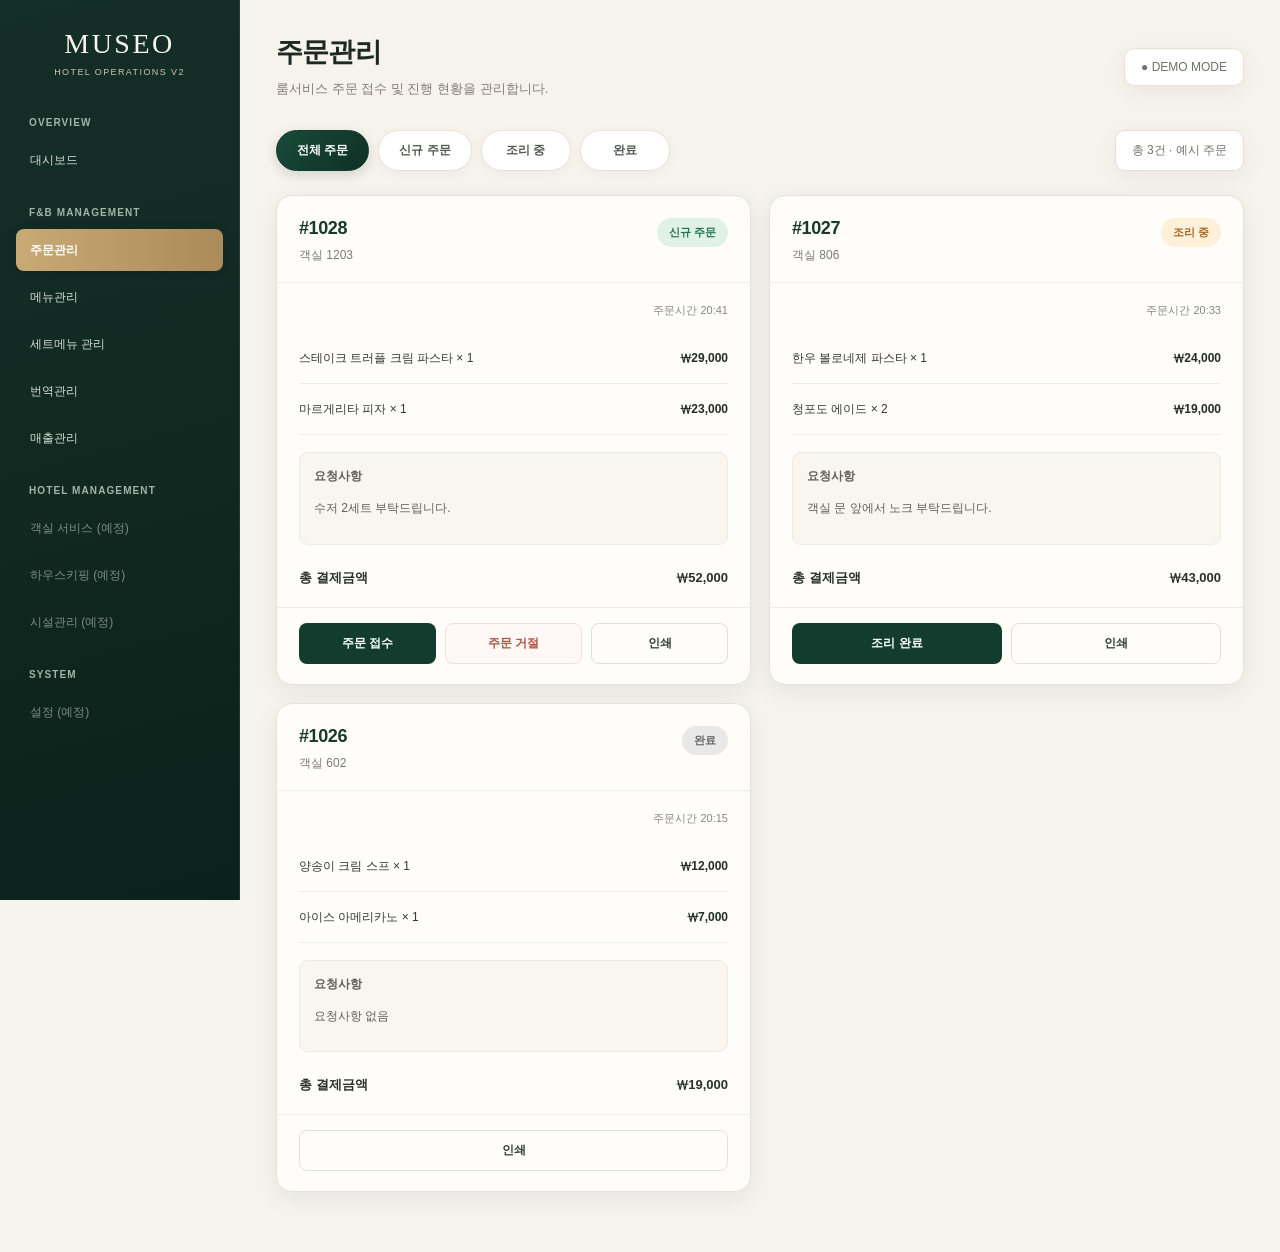
<file: pages/orders.html>
<!DOCTYPE html>
<html lang="ko">
<head>
  <meta charset="UTF-8">
  <meta name="viewport"
        content="width=device-width, initial-scale=1.0">

  <title>MUSEO V2 | 주문관리</title>

  <!-- 공통 디자인 -->
  <link rel="stylesheet" href="../css/common.css">

  <!-- 주문관리 전용 디자인 -->
  <link rel="stylesheet" href="../css/pages/orders.css">
</head>

<body>

  <!-- 공통 사이드바 -->
  <aside class="sidebar"></aside>

  <!-- 메인 콘텐츠 -->
  <main class="main">

    <!-- 상단 헤더 -->
    <header class="topbar">
      <div>
        <h1>주문관리</h1>
        <div class="subtitle">
          룸서비스 주문 접수 및 진행 현황을
          관리합니다.
        </div>
      </div>

      <span class="status">
        ● DEMO MODE
      </span>
    </header>

    <!-- 주문 상태 필터 -->
    <section class="order-toolbar">

      <div class="order-tabs">

        <button
          class="order-tab active"
          type="button"
          data-filter="all">
          전체 주문
        </button>

        <button
          class="order-tab"
          type="button"
          data-filter="new">
          신규 주문
        </button>

        <button
          class="order-tab"
          type="button"
          data-filter="cooking">
          조리 중
        </button>

        <button
          class="order-tab"
          type="button"
          data-filter="done">
          완료
        </button>

      </div>

      <span class="status">
        총 3건 · 예시 주문
      </span>

    </section>

    <!-- 주문 카드 영역 -->
    <section class="order-grid" id="orderGrid">

      <!-- 신규 주문 -->
      <article class="order-card" data-status="new">

        <div class="order-card-header">
          <div>
            <div class="order-number">
              #1028
            </div>

            <div class="order-room">
              객실 1203
            </div>
          </div>

          <span class="badge new">
            신규 주문
          </span>
        </div>

        <div class="order-card-body">

          <div class="order-time">
            주문시간 20:41
          </div>

          <div class="order-menu-item">
            <span>스테이크 트러플 크림 파스타 × 1</span>
            <strong>₩29,000</strong>
          </div>

          <div class="order-menu-item">
            <span>마르게리타 피자 × 1</span>
            <strong>₩23,000</strong>
          </div>

          <div class="order-request">
            <strong>요청사항</strong>
            <p>수저 2세트 부탁드립니다.</p>
          </div>

          <div class="order-total">
            <span>총 결제금액</span>
            <strong>₩52,000</strong>
          </div>

        </div>

        <div class="order-card-footer">

          <button
            type="button"
            class="action-btn btn-primary"
            data-action="accept">
            주문 접수
          </button>

          <button
            type="button"
            class="action-btn btn-danger"
            data-action="reject">
            주문 거절
          </button>

          <button
            type="button"
            class="action-btn btn-secondary"
            data-action="print">
            인쇄
          </button>

        </div>

      </article>

      <!-- 조리 중 주문 -->
      <article class="order-card" data-status="cooking">

        <div class="order-card-header">
          <div>
            <div class="order-number">
              #1027
            </div>

            <div class="order-room">
              객실 806
            </div>
          </div>

          <span class="badge cooking">
            조리 중
          </span>
        </div>

        <div class="order-card-body">

          <div class="order-time">
            주문시간 20:33
          </div>

          <div class="order-menu-item">
            <span>한우 볼로네제 파스타 × 1</span>
            <strong>₩24,000</strong>
          </div>

          <div class="order-menu-item">
            <span>청포도 에이드 × 2</span>
            <strong>₩19,000</strong>
          </div>

          <div class="order-request">
            <strong>요청사항</strong>
            <p>객실 문 앞에서 노크 부탁드립니다.</p>
          </div>

          <div class="order-total">
            <span>총 결제금액</span>
            <strong>₩43,000</strong>
          </div>

        </div>

        <div class="order-card-footer">

          <button
            type="button"
            class="action-btn btn-primary"
            data-action="complete">
            조리 완료
          </button>

          <button
            type="button"
            class="action-btn btn-secondary"
            data-action="print">
            인쇄
          </button>

        </div>

      </article>

      <!-- 완료 주문 -->
      <article class="order-card" data-status="done">

        <div class="order-card-header">
          <div>
            <div class="order-number">
              #1026
            </div>

            <div class="order-room">
              객실 602
            </div>
          </div>

          <span class="badge done">
            완료
          </span>
        </div>

        <div class="order-card-body">

          <div class="order-time">
            주문시간 20:15
          </div>

          <div class="order-menu-item">
            <span>양송이 크림 스프 × 1</span>
            <strong>₩12,000</strong>
          </div>

          <div class="order-menu-item">
            <span>아이스 아메리카노 × 1</span>
            <strong>₩7,000</strong>
          </div>

          <div class="order-request">
            <strong>요청사항</strong>
            <p>요청사항 없음</p>
          </div>

          <div class="order-total">
            <span>총 결제금액</span>
            <strong>₩19,000</strong>
          </div>

        </div>

        <div class="order-card-footer">

          <button
            type="button"
            class="action-btn btn-secondary"
            data-action="print">
            인쇄
          </button>

        </div>

      </article>

    </section>

  </main>

  <!-- 공통 사이드바 -->
  <script
    src="../js/shared/sidebar.js"
    defer>
  </script>

  <!-- 주문관리 기능 -->
  <script
    src="../js/modules/orders/orders.js"
    defer>
  </script>

</body>
</html>
</file>
<file: css/common.css>
/* ========================================
   MUSEO V2
   PREMIUM HOTEL ADMIN DESIGN SYSTEM
   ======================================== */

:root {
  --navy: #102d26;
  --navy-hover: #245344;
  --background: #f6f2ec;
  --white: #ffffff;
  --border: #e8e0d5;
  --text: #242a27;
  --muted: #827e77;

  --blue: #285e94;
  --green: #26724e;
  --orange: #bc7a35;

  --gold: #d0af75;
  --gold-dark: #b7955d;
  --cream: #f6f2ec;

  --shadow: 0 6px 24px rgba(38, 33, 25, 0.055);
  --radius: 15px;
}

* {
  box-sizing: border-box;
}

html {
  scroll-behavior: smooth;
}

body {
  margin: 0;
  min-height: 100vh;
  font-family:
    "Pretendard",
    "Noto Sans KR",
    "Malgun Gothic",
    Arial,
    sans-serif;
  background: var(--background);
  color: var(--text);
  -webkit-font-smoothing: antialiased;
}

button,
input,
select,
textarea {
  font: inherit;
}

button {
  cursor: pointer;
}

/* ========================================
   SIDEBAR
   ======================================== */

.sidebar {
  position: fixed;
  inset: 0 auto 0 0;
  width: 240px;
  height: 100vh;
  overflow-y: auto;
  background: linear-gradient(
    165deg,
    #142f28 0%,
    #102820 55%,
    #0b211b 100%
  );
  padding: 28px 16px;
  color: #fff;
  border-right: 1px solid rgba(255, 255, 255, 0.08);
  z-index: 20;
  scrollbar-width: thin;
}

.brand {
  margin: 0 10px 40px;
  color: #f8f4ed;
  font-family: Georgia, "Times New Roman", serif;
  font-size: 28px;
  font-weight: 500;
  letter-spacing: 2.5px;
  text-align: center;
}

.brand small {
  display: block;
  margin-top: 7px;
  color: #d1c4ad;
  font-family: Arial, sans-serif;
  font-size: 9px;
  font-weight: 400;
  letter-spacing: 1.4px;
}

.nav-title {
  margin: 26px 13px 11px;
  color: #a3b4a9;
  font-size: 10px;
  font-weight: 600;
  letter-spacing: 1.1px;
}

.nav-item {
  display: flex;
  align-items: center;
  min-height: 42px;
  margin-bottom: 5px;
  padding: 12px 14px;
  color: #d6ded7;
  text-decoration: none;
  font-size: 12px;
  font-weight: 500;
  border-radius: 8px;
  transition:
    background 0.18s ease,
    color 0.18s ease;
}

.nav-item:hover {
  background: rgba(255, 255, 255, 0.09);
  color: #fff;
}

.nav-item.active {
  background: linear-gradient(
    90deg,
    #c8aa75,
    #aa8b59
  );
  color: #fff;
  font-weight: 700;
  box-shadow: 0 3px 12px rgba(0, 0, 0, 0.12);
}

/* ========================================
   MAIN CONTENT
   ======================================== */

.main {
  margin-left: 240px;
  padding: 34px 36px 60px;
  min-height: 100vh;
}

.topbar {
  display: flex;
  justify-content: space-between;
  align-items: center;
  gap: 20px;
  margin-bottom: 30px;
}

h1 {
  margin: 0 0 9px;
  color: #1e2923;
  font-size: 27px;
  font-weight: 800;
  letter-spacing: -0.8px;
}

.subtitle {
  color: var(--muted);
  font-size: 13px;
  line-height: 1.6;
}

.status {
  display: inline-flex;
  align-items: center;
  justify-content: center;
  padding: 11px 16px;
  background: #fff;
  border: 1px solid var(--border);
  border-radius: 10px;
  color: #6e756d;
  font-size: 12px;
  box-shadow: var(--shadow);
}

/* ========================================
   DASHBOARD KPI CARDS
   ======================================== */

.cards {
  display: grid;
  grid-template-columns: repeat(4, minmax(0, 1fr));
  gap: 18px;
  margin-bottom: 25px;
}

.card,
.panel {
  background: rgba(255, 255, 255, 0.94);
  border: 1px solid var(--border);
  border-radius: var(--radius);
  padding: 24px;
  box-shadow: var(--shadow);
}

.card {
  min-height: 132px;
  transition:
    transform 0.2s ease,
    box-shadow 0.2s ease;
}

.card:hover {
  transform: translateY(-2px);
  box-shadow: 0 10px 28px rgba(38, 33, 25, 0.09);
}

.card-label {
  color: #817e75;
  font-size: 12px;
  font-weight: 600;
  margin-bottom: 16px;
}

.card-value {
  color: #1a3028;
  font-size: 30px;
  font-weight: 800;
  letter-spacing: -0.7px;
}

/* 매출 카드 강조 */
.cards .card:nth-child(4) {
  background: linear-gradient(
    135deg,
    #1b4838,
    #103427
  );
  border-color: #1b4838;
}

.cards .card:nth-child(4) .card-label {
  color: #d7e0d8;
}

.cards .card:nth-child(4) .card-value {
  color: #fff;
}

/* ========================================
   PANELS AND ORDER LIST
   ======================================== */

.panel h2 {
  margin: 0 0 20px;
  color: #253329;
  font-size: 16px;
  font-weight: 750;
}

.order {
  display: flex;
  justify-content: space-between;
  align-items: center;
  gap: 15px;
  padding: 19px 0;
  border-bottom: 1px solid var(--border);
}

.order:last-child {
  border-bottom: 0;
}

.room {
  color: #24362c;
  font-size: 14px;
  font-weight: 800;
}

.menu {
  margin-top: 7px;
  color: var(--muted);
  font-size: 12px;
}

/* ========================================
   STATUS BADGES
   ======================================== */

.badge {
  display: inline-flex;
  align-items: center;
  justify-content: center;
  border-radius: 30px;
  padding: 7px 12px;
  font-size: 11px;
  font-weight: 700;
  white-space: nowrap;
}

.new {
  background: #e0f1e6;
  color: #23734b;
}

.cooking {
  background: #fff0da;
  color: #a76520;
}

.done {
  background: #e8e8e8;
  color: #646464;
}

.rejected {
  background: #fce9e7;
  color: #b54438;
}

/* ========================================
   RESPONSIVE
   ======================================== */

@media (max-width: 1100px) {
  .cards {
    grid-template-columns: repeat(2, minmax(0, 1fr));
  }

  .main {
    padding: 28px;
  }
}

@media (max-width: 700px) {
  .sidebar {
    position: relative;
    width: 100%;
    height: auto;
    padding: 18px;
  }

  .brand {
    margin-bottom: 20px;
  }

  .nav-title {
    margin-top: 16px;
  }

  .main {
    margin-left: 0;
    padding: 22px 16px 40px;
  }

  .topbar {
    align-items: flex-start;
    flex-wrap: wrap;
  }

  h1 {
    font-size: 23px;
  }

  .cards {
    grid-template-columns: repeat(2, minmax(0, 1fr));
    gap: 10px;
  }

  .card,
  .panel {
    padding: 17px;
  }

  .card-value {
    font-size: 23px;
  }
}

@media (max-width: 380px) {
  .cards {
    grid-template-columns: 1fr;
  }
}
</file>
<file: css/pages/orders.css>
/* ========================================
   MUSEO V2
   PREMIUM ROOM SERVICE ORDER DESIGN
   ======================================== */

/* 주문 상태 필터 */

.order-toolbar {
  display: flex;
  justify-content: space-between;
  align-items: center;
  gap: 16px;
  margin-bottom: 24px;
  flex-wrap: wrap;
}

.order-tabs {
  display: flex;
  gap: 9px;
  flex-wrap: wrap;
}

.order-tab {
  min-width: 90px;
  min-height: 41px;
  padding: 11px 20px;
  border: 1px solid #e9e2d8;
  border-radius: 30px;
  background: #fff;
  color: #545b54;
  font-size: 12px;
  font-weight: 700;
  box-shadow: 0 3px 12px rgba(40, 32, 20, 0.035);
  transition: all 0.18s ease;
}

.order-tab:hover {
  border-color: #c9b18a;
  background: #faf7f1;
}

.order-tab.active {
  border-color: #123b2d;
  background: linear-gradient(135deg, #194b39, #0e3025);
  color: #fff;
  box-shadow: 0 4px 12px rgba(14, 48, 37, 0.15);
}

/* 주문 카드 배치 */

.order-grid {
  display: grid;
  grid-template-columns: repeat(3, minmax(0, 1fr));
  gap: 18px;
  align-items: start;
}

.order-card {
  overflow: hidden;
  min-width: 0;
  background: #fffdfa;
  border: 1px solid #e9e1d7;
  border-radius: 16px;
  box-shadow: 0 7px 24px rgba(36, 32, 25, 0.065);
  transition:
    transform 0.2s ease,
    box-shadow 0.2s ease;
}

.order-card:hover {
  transform: translateY(-2px);
  box-shadow: 0 12px 28px rgba(36, 32, 25, 0.095);
}

/* 카드 상단 */

.order-card-header {
  display: flex;
  justify-content: space-between;
  align-items: flex-start;
  gap: 12px;
  padding: 22px 22px 18px;
  border-bottom: 1px solid #f0ebe4;
}

.order-number {
  margin-bottom: 8px;
  color: #173a2c;
  font-size: 18px;
  font-weight: 800;
  letter-spacing: -0.4px;
}

.order-room {
  color: #7b7b73;
  font-size: 12px;
  font-weight: 500;
}

/* 주문 내용 */

.order-card-body {
  padding: 20px 22px;
}

.order-time {
  margin-bottom: 15px;
  color: #8b877f;
  font-size: 11px;
  text-align: right;
}

.order-menu-item {
  display: flex;
  justify-content: space-between;
  align-items: center;
  gap: 12px;
  min-height: 51px;
  padding: 12px 0;
  border-bottom: 1px solid #f1ece5;
  color: #343a34;
  font-size: 12px;
  line-height: 1.5;
}

.order-menu-item span {
  min-width: 0;
  overflow-wrap: anywhere;
}

.order-menu-item strong {
  flex-shrink: 0;
  color: #242d26;
  font-size: 12px;
  font-weight: 800;
}

/* 고객 요청사항 */

.order-request {
  margin-top: 17px;
  padding: 13px 14px;
  border: 1px solid #f0e9df;
  border-radius: 9px;
  background: #f9f6f0;
  color: #625f58;
  font-size: 12px;
  line-height: 1.7;
  overflow-wrap: anywhere;
}

/* 결제금액 */

.order-total {
  display: flex;
  justify-content: space-between;
  align-items: center;
  gap: 10px;
  margin-top: 19px;
  padding-top: 5px;
  color: #2a312b;
  font-size: 13px;
  font-weight: 700;
}

.order-total span:last-child {
  color: #173e2e;
  font-size: 20px;
  font-weight: 800;
  letter-spacing: -0.5px;
}

/* 카드 하단 버튼 */

.order-card-footer {
  display: flex;
  gap: 9px;
  padding: 15px 22px 20px;
  border-top: 1px solid #f0ebe4;
}

.action-btn {
  flex: 1;
  min-height: 40px;
  padding: 11px 9px;
  border: 1px solid transparent;
  border-radius: 8px;
  font-size: 12px;
  font-weight: 700;
  transition:
    background 0.18s ease,
    transform 0.18s ease;
}

.action-btn:active {
  transform: scale(0.98);
}

.btn-primary {
  background: #123c2d;
  color: #fff;
}

.btn-primary:hover {
  background: #1e5640;
}

.btn-secondary {
  background: #fffdfa;
  border-color: #e6ded2;
  color: #344438;
}

.btn-secondary:hover {
  background: #f5f0e8;
}

.btn-danger {
  background: #fff8f6;
  border-color: #f0ded9;
  color: #b25243;
}

.btn-danger:hover {
  background: #fcebe7;
}

/* 접근성 */

.order-tab:focus-visible,
.action-btn:focus-visible {
  outline: 3px solid #d0af75;
  outline-offset: 3px;
}

/* 반응형 */

@media (max-width: 1350px) {
  .order-grid {
    grid-template-columns: repeat(2, minmax(0, 1fr));
  }
}

@media (max-width: 850px) {
  .order-grid {
    grid-template-columns: 1fr;
  }
}

@media (max-width: 600px) {
  .order-tabs {
    width: 100%;
  }

  .order-tab {
    min-width: 0;
    flex: 1;
    padding: 10px 12px;
  }

  .order-card-header,
  .order-card-body {
    padding-left: 17px;
    padding-right: 17px;
  }

  .order-card-footer {
    padding-left: 17px;
    padding-right: 17px;
  }
}
</file>
